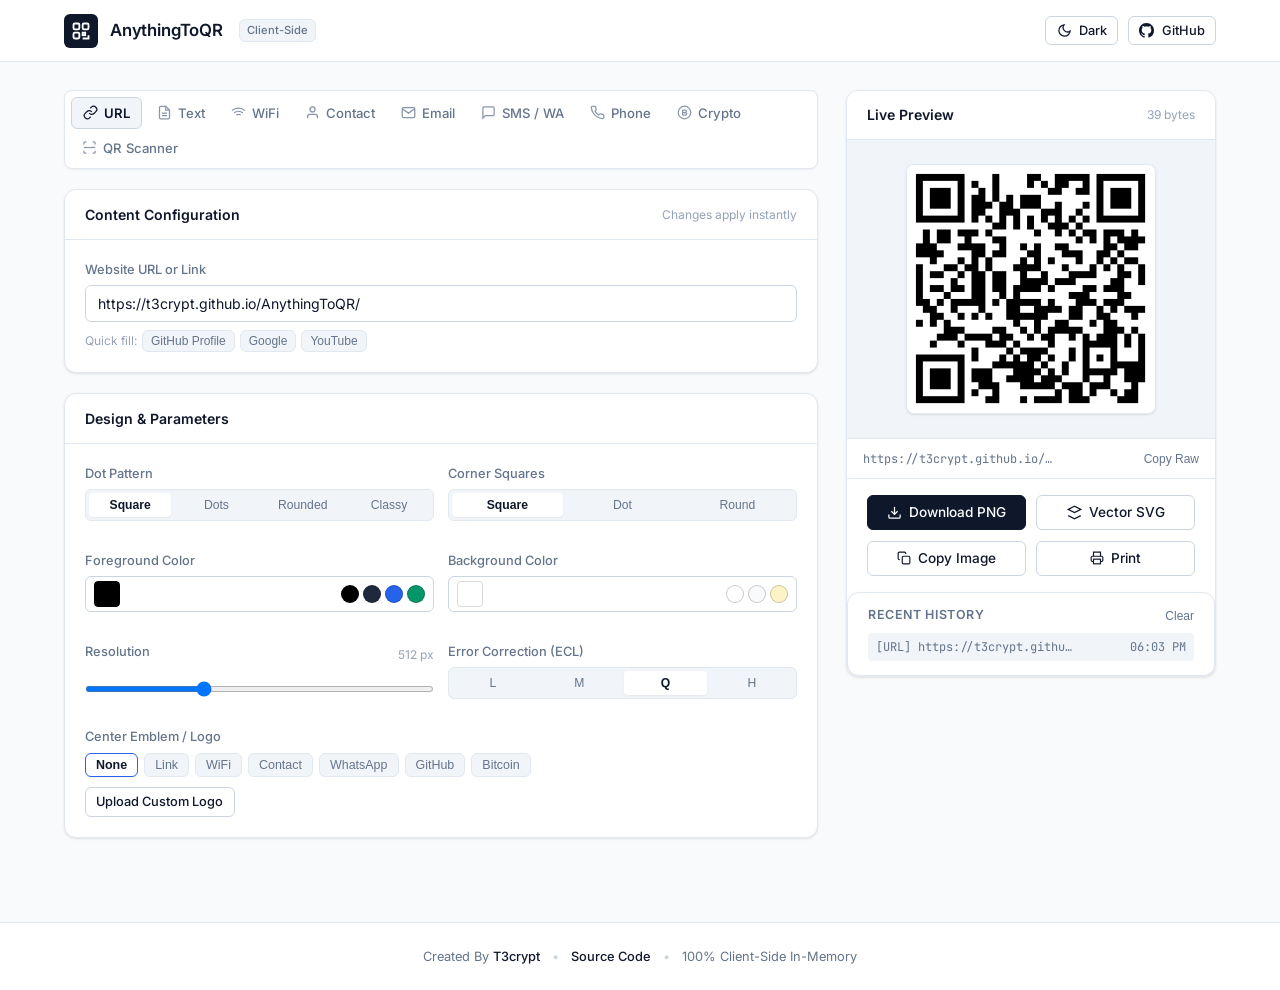
<file: index.html>
<!DOCTYPE html>
<html lang="en">
<head>
  <meta charset="UTF-8">
  <meta name="viewport" content="width=device-width, initial-scale=1.0">
  <title>AnythingToQR — Professional QR Code Generator & Scanner</title>
  <meta name="description" content="Clean, classic, client-side QR code generator and scanner. High-resolution PNG and vector SVG export.">
  <link rel="preconnect" href="https://fonts.googleapis.com">
  <link rel="preconnect" href="https://fonts.gstatic.com" crossorigin>
  <link href="https://fonts.googleapis.com/css2?family=Inter:wght@400;500;600;700&family=JetBrains+Mono:wght@400;500&display=swap" rel="stylesheet">
  <link rel="icon" type="image/svg+xml" href="data:image/svg+xml,<svg xmlns='http://www.w3.org/2000/svg' viewBox='0 0 24 24' fill='%230f172a'><rect width='24' height='24' rx='5' fill='%230f172a'/><rect x='4' y='4' width='6' height='6' fill='%23fff'/><rect x='14' y='4' width='6' height='6' fill='%23fff'/><rect x='4' y='14' width='6' height='6' fill='%23fff'/><rect x='14' y='14' width='4' height='4' fill='%23fff'/></svg>">
  <link rel="stylesheet" href="style.css?v=20261120_classic_v2">
  
  <style>
    /* Inlined Core Rules to ensure instant rendering without CDN cache delays */
    :root {
      --bg-page: #f8fafc;
      --bg-card: #ffffff;
      --bg-subtle: #f1f5f9;
      --bg-input: #ffffff;
      --bg-hover: #e2e8f0;
      --border-subtle: #e2e8f0;
      --border-input: #cbd5e1;
      --border-focus: #2563eb;
      --text-main: #0f172a;
      --text-muted: #64748b;
      --text-dim: #94a3b8;
      --accent-primary: #0f172a;
      --accent-primary-text: #ffffff;
      --accent-blue: #2563eb;
      --font-sans: -apple-system, BlinkMacSystemFont, "Inter", "Segoe UI", Roboto, "Helvetica Neue", Arial, sans-serif;
      --font-mono: "JetBrains Mono", ui-monospace, SFMono-Regular, Menlo, Monaco, Consolas, monospace;
      --radius-sm: 6px;
      --radius-md: 8px;
      --radius-lg: 12px;
      --shadow-sm: 0 1px 2px 0 rgba(0, 0, 0, 0.05);
      --shadow-card: 0 1px 3px 0 rgba(0, 0, 0, 0.08), 0 1px 2px -1px rgba(0, 0, 0, 0.08);
      --shadow-elevated: 0 10px 25px -5px rgba(0, 0, 0, 0.08), 0 8px 10px -6px rgba(0, 0, 0, 0.04);
    }

    [data-theme="dark"] {
      --bg-page: #09090b;
      --bg-card: #141416;
      --bg-subtle: #1c1c1f;
      --bg-input: #101012;
      --bg-hover: #26262b;
      --border-subtle: #27272a;
      --border-input: #333338;
      --border-focus: #3b82f6;
      --text-main: #f4f4f5;
      --text-muted: #a1a1aa;
      --text-dim: #71717a;
      --accent-primary: #f4f4f5;
      --accent-primary-text: #09090b;
      --accent-blue: #3b82f6;
      --shadow-sm: 0 1px 2px 0 rgba(0, 0, 0, 0.4);
      --shadow-card: 0 1px 3px 0 rgba(0, 0, 0, 0.3), 0 1px 2px -1px rgba(0, 0, 0, 0.3);
      --shadow-elevated: 0 12px 30px -4px rgba(0, 0, 0, 0.6);
    }

    *, *::before, *::after { box-sizing: border-box; margin: 0; padding: 0; }
    body {
      font-family: var(--font-sans);
      background-color: var(--bg-page);
      color: var(--text-main);
      line-height: 1.5;
      min-height: 100vh;
      -webkit-font-smoothing: antialiased;
      transition: background-color 0.2s ease, color 0.2s ease;
    }
    .font-mono { font-family: var(--font-mono) !important; }
    .drop-overlay {
      position: fixed; inset: 0; background-color: rgba(15, 23, 42, 0.7);
      backdrop-filter: blur(4px); z-index: 9999; display: none !important;
      align-items: center; justify-content: center; pointer-events: none;
    }
    .drop-overlay.active { display: flex !important; pointer-events: all !important; }
    .drop-box {
      background: var(--bg-card); border: 2px dashed var(--accent-blue);
      border-radius: var(--radius-lg); padding: 3rem 4rem; text-align: center;
      box-shadow: var(--shadow-elevated); color: var(--text-main); max-width: 90%;
    }
    .drop-box svg { color: var(--accent-blue); margin-bottom: 1rem; }
    .drop-box h3 { font-size: 1.25rem; font-weight: 600; margin-bottom: 0.35rem; }
    .drop-box p { font-size: 0.88rem; color: var(--text-muted); }
    .app-header {
      border-bottom: 1px solid var(--border-subtle); background: var(--bg-card);
      position: sticky; top: 0; z-index: 50; transition: background-color 0.2s ease, border-color 0.2s ease;
    }
    .header-inner {
      max-width: 1200px; margin: 0 auto; padding: 0.85rem 1.5rem;
      display: flex; justify-content: space-between; align-items: center;
    }
    .brand { display: flex; align-items: center; gap: 0.75rem; text-decoration: none; color: var(--text-main); }
    .brand-icon {
      width: 34px; height: 34px; border-radius: var(--radius-sm);
      background: var(--accent-primary); color: var(--accent-primary-text); display: grid; place-items: center;
    }
    .brand-title { font-size: 1.05rem; font-weight: 600; letter-spacing: -0.01em; }
    .brand-badge {
      font-size: 0.7rem; font-weight: 500; color: var(--text-muted);
      background: var(--bg-subtle); border: 1px solid var(--border-subtle);
      padding: 2px 7px; border-radius: var(--radius-sm); margin-left: 0.25rem;
    }
    .header-actions { display: flex; align-items: center; gap: 0.6rem; }
    .btn {
      display: inline-flex; align-items: center; justify-content: center; gap: 0.45rem;
      font-family: var(--font-sans); font-size: 0.85rem; font-weight: 500;
      padding: 0.5rem 0.9rem; border-radius: var(--radius-sm); border: 1px solid transparent;
      cursor: pointer; transition: all 0.15s ease; text-decoration: none; white-space: nowrap; line-height: 1.25;
    }
    .btn-sm { padding: 0.35rem 0.65rem; font-size: 0.8rem; }
    .btn-primary { background: var(--accent-primary); color: var(--accent-primary-text); border-color: var(--accent-primary); }
    .btn-primary:hover { opacity: 0.9; }
    .btn-secondary { background: var(--bg-card); color: var(--text-main); border-color: var(--border-input); }
    .btn-secondary:hover { background: var(--bg-hover); }
    .flex-1 { flex: 1; }
    .main-grid {
      max-width: 1200px; margin: 1.75rem auto 4rem; padding: 0 1.5rem;
      display: grid; grid-template-columns: 1fr 370px; gap: 1.75rem; align-items: start;
    }
    @media (max-width: 980px) { .main-grid { grid-template-columns: 1fr; } }
    .card {
      background: var(--bg-card); border: 1px solid var(--border-subtle);
      border-radius: var(--radius-lg); box-shadow: var(--shadow-card);
      margin-bottom: 1.25rem; overflow: hidden; transition: background-color 0.2s ease, border-color 0.2s ease;
    }
    .card-header {
      padding: 0.85rem 1.25rem; border-bottom: 1px solid var(--border-subtle);
      display: flex; justify-content: space-between; align-items: center;
    }
    .card-title { font-size: 0.88rem; font-weight: 600; color: var(--text-main); }
    .card-body { padding: 1.25rem; }
    .tabs-wrap {
      padding: 0.35rem; background: var(--bg-card); border-radius: var(--radius-md);
      border: 1px solid var(--border-subtle); margin-bottom: 1.25rem; box-shadow: var(--shadow-sm);
    }
    .tabs-nav { display: flex; flex-wrap: wrap; gap: 4px; }
    .tab-btn {
      background: transparent; border: none; border-radius: var(--radius-sm);
      padding: 7px 11px; font-family: var(--font-sans); font-size: 0.82rem;
      font-weight: 500; color: var(--text-muted); cursor: pointer;
      display: inline-flex; align-items: center; gap: 6px; transition: all 0.15s ease;
    }
    .tab-btn:hover { background: var(--bg-subtle); color: var(--text-main); }
    .tab-btn.active {
      background: var(--bg-subtle); color: var(--text-main);
      border: 1px solid var(--border-input); font-weight: 600;
    }
    .tab-pane { display: none; }
    .tab-pane.active { display: block; }
    .field-group { margin-bottom: 1rem; }
    .field-label { display: block; font-size: 0.8rem; font-weight: 500; color: var(--text-muted); margin-bottom: 0.4rem; }
    .label-split { display: flex; justify-content: space-between; align-items: center; margin-bottom: 0.4rem; }
    .field-hint { font-size: 0.75rem; color: var(--text-dim); }
    .text-input, .text-area, .select-input {
      width: 100%; background: var(--bg-input); border: 1px solid var(--border-input);
      border-radius: var(--radius-sm); padding: 9px 12px; font-family: var(--font-sans);
      font-size: 0.88rem; color: var(--text-main); outline: none; transition: border-color 0.15s, box-shadow 0.15s;
    }
    .text-input:focus, .text-area:focus, .select-input:focus {
      border-color: var(--border-focus); box-shadow: 0 0 0 3px rgba(37, 99, 235, 0.12);
    }
    .text-area { resize: vertical; min-height: 90px; }
    .quick-chips { display: flex; align-items: center; gap: 5px; margin-top: 8px; flex-wrap: wrap; }
    .chip-btn {
      background: var(--bg-subtle); border: 1px solid var(--border-subtle); border-radius: var(--radius-sm);
      padding: 3px 8px; font-size: 0.75rem; color: var(--text-muted); cursor: pointer; transition: all 0.12s;
    }
    .chip-btn:hover { background: var(--bg-hover); color: var(--text-main); border-color: var(--border-input); }
    .grid-2col { display: grid; grid-template-columns: 1fr 1fr; gap: 0.85rem; margin-bottom: 0.85rem; }
    @media (max-width: 600px) { .grid-2col { grid-template-columns: 1fr; } }
    .input-with-action { position: relative; display: flex; }
    .input-with-action .text-input { padding-right: 65px; }
    .inner-action-btn {
      position: absolute; right: 4px; top: 4px; bottom: 4px;
      background: var(--bg-subtle); border: 1px solid var(--border-subtle); border-radius: 4px;
      padding: 0 8px; font-size: 0.75rem; color: var(--text-muted); cursor: pointer;
    }
    .inner-action-btn:hover { color: var(--text-main); background: var(--bg-hover); }
    .checkbox-item { display: inline-flex; align-items: center; gap: 7px; font-size: 0.8rem; color: var(--text-muted); cursor: pointer; user-select: none; margin-top: 4px; }
    .seg-switch { display: flex; background: var(--bg-subtle); border: 1px solid var(--border-subtle); border-radius: var(--radius-sm); padding: 2px; }
    .seg-item { background: transparent; border: none; border-radius: 4px; padding: 4px 10px; font-size: 0.78rem; color: var(--text-muted); cursor: pointer; transition: all 0.12s; }
    .seg-item.active { background: var(--bg-card); color: var(--text-main); font-weight: 600; box-shadow: var(--shadow-sm); }
    .scanner-controls { display: flex; align-items: center; gap: 0.65rem; margin-bottom: 0.85rem; flex-wrap: wrap; }
    .scanner-tip { font-size: 0.78rem; color: var(--text-dim); }
    kbd { background: var(--bg-subtle); border: 1px solid var(--border-input); border-radius: 3px; padding: 1px 5px; font-family: var(--font-mono); font-size: 0.72rem; color: var(--text-muted); }
    .scanner-display { background: var(--bg-subtle); border: 1px dashed var(--border-input); border-radius: var(--radius-md); min-height: 220px; display: grid; place-items: center; overflow: hidden; }
    .scanner-empty-state { text-align: center; padding: 1.5rem; color: var(--text-muted); font-size: 0.85rem; }
    .scanner-result-panel { margin-top: 0.85rem; background: var(--bg-subtle); border: 1px solid var(--border-subtle); border-radius: var(--radius-md); padding: 0.85rem; }
    .result-bar { display: flex; justify-content: space-between; align-items: center; margin-bottom: 6px; }
    .result-text { background: var(--bg-card); border: 1px solid var(--border-input); border-radius: var(--radius-sm); padding: 8px 10px; font-size: 0.82rem; word-break: break-all; max-height: 100px; overflow-y: auto; margin-bottom: 8px; }
    .result-footer { display: flex; gap: 6px; flex-wrap: wrap; }
    .pill-group { display: flex; gap: 4px; background: var(--bg-subtle); padding: 3px; border-radius: var(--radius-sm); border: 1px solid var(--border-subtle); }
    .pill-btn { flex: 1; background: transparent; border: none; border-radius: 4px; padding: 5px 8px; font-size: 0.76rem; color: var(--text-muted); cursor: pointer; text-align: center; transition: all 0.12s; }
    .pill-btn:hover { color: var(--text-main); }
    .pill-btn.active { background: var(--bg-card); color: var(--text-main); font-weight: 600; box-shadow: var(--shadow-sm); }
    .color-picker-row { display: flex; align-items: center; gap: 0.6rem; background: var(--bg-input); border: 1px solid var(--border-input); border-radius: var(--radius-sm); padding: 4px 8px; }
    .color-input { -webkit-appearance: none; -moz-appearance: none; appearance: none; border: none; width: 26px; height: 26px; border-radius: 4px; cursor: pointer; background: transparent; }
    .color-input::-webkit-color-swatch-wrapper { padding: 0; }
    .color-input::-webkit-color-swatch { border: 1px solid rgba(0, 0, 0, 0.15); border-radius: 4px; }
    .color-swatches { display: flex; gap: 4px; margin-left: auto; }
    .color-swatch { width: 18px; height: 18px; border-radius: 50%; border: 1px solid rgba(0, 0, 0, 0.2); cursor: pointer; padding: 0; transition: transform 0.1s; }
    .color-swatch:hover { transform: scale(1.15); }
    .range-slider { width: 100%; height: 6px; background: var(--border-subtle); border-radius: 3px; outline: none; cursor: pointer; }
    .logo-picker-grid { display: flex; gap: 6px; flex-wrap: wrap; margin-bottom: 0.65rem; }
    .logo-chip { background: var(--bg-subtle); border: 1px solid var(--border-subtle); border-radius: var(--radius-sm); padding: 4px 10px; font-size: 0.78rem; color: var(--text-muted); cursor: pointer; display: inline-flex; align-items: center; gap: 5px; transition: all 0.12s; }
    .logo-chip:hover { background: var(--bg-hover); color: var(--text-main); border-color: var(--border-input); }
    .logo-chip.active { background: var(--bg-card); color: var(--text-main); border-color: var(--border-focus); font-weight: 600; box-shadow: var(--shadow-sm); }
    .custom-logo-wrap { display: flex; align-items: center; gap: 0.65rem; margin-top: 0.5rem; }
    .file-name-text { font-size: 0.75rem; color: var(--text-muted); max-width: 160px; overflow: hidden; text-overflow: ellipsis; white-space: nowrap; }
    .text-danger-link { background: transparent; border: none; color: #ef4444; font-size: 0.75rem; cursor: pointer; }
    .text-danger-link:hover { text-decoration: underline; }
    .preview-col { position: sticky; top: 4.5rem; }
    .preview-display { display: flex; justify-content: center; align-items: center; padding: 1.5rem; background: var(--bg-subtle); border-bottom: 1px solid var(--border-subtle); }
    .qr-render-box { width: 250px; height: 250px; background: #ffffff; border-radius: var(--radius-md); box-shadow: var(--shadow-card); display: flex; align-items: center; justify-content: center; border: 1px solid var(--border-subtle); overflow: hidden; }
    .qr-render-box canvas { width: 100% !important; height: 100% !important; display: block; }
    .payload-strip { padding: 0.65rem 1rem; border-bottom: 1px solid var(--border-subtle); display: flex; justify-content: space-between; align-items: center; gap: 0.5rem; background: var(--bg-card); }
    .payload-snippet { font-size: 0.75rem; color: var(--text-muted); max-width: 190px; overflow: hidden; text-overflow: ellipsis; white-space: nowrap; }
    .actions-section { padding: 1rem 1.25rem; display: flex; flex-direction: column; gap: 0.65rem; }
    .btn-row { display: flex; gap: 0.65rem; }
    .history-card-wrap { background: var(--bg-card); border: 1px solid var(--border-subtle); border-radius: var(--radius-lg); padding: 0.85rem 1.25rem; box-shadow: var(--shadow-card); }
    .history-header-bar { display: flex; justify-content: space-between; align-items: center; margin-bottom: 0.5rem; }
    .sub-caption { font-size: 0.78rem; font-weight: 600; color: var(--text-muted); text-transform: uppercase; letter-spacing: 0.05em; }
    .text-link-btn { background: transparent; border: none; font-size: 0.75rem; color: var(--text-muted); cursor: pointer; }
    .text-link-btn:hover { color: var(--text-main); text-decoration: underline; }
    .history-feed { display: flex; flex-direction: column; gap: 4px; max-height: 160px; overflow-y: auto; }
    .history-item { display: flex; justify-content: space-between; align-items: center; padding: 5px 8px; border-radius: 4px; background: var(--bg-subtle); font-size: 0.75rem; color: var(--text-muted); cursor: pointer; transition: all 0.12s; }
    .history-item:hover { background: var(--bg-hover); color: var(--text-main); }
    .history-item-text { max-width: 200px; overflow: hidden; text-overflow: ellipsis; white-space: nowrap; }
    .empty-history-note { font-size: 0.75rem; color: var(--text-dim); text-align: center; padding: 0.5rem 0; }
    .app-footer { border-top: 1px solid var(--border-subtle); background: var(--bg-card); padding: 1.5rem 0; font-size: 0.8rem; color: var(--text-muted); text-align: center; transition: background-color 0.2s ease, border-color 0.2s ease; }
    .footer-inner { max-width: 1200px; margin: 0 auto; padding: 0 1.5rem; display: flex; justify-content: center; align-items: center; gap: 0.75rem; flex-wrap: wrap; }
    .footer-inner a { color: var(--text-main); text-decoration: none; font-weight: 500; }
    .footer-inner a:hover { text-decoration: underline; }
    .footer-sep { color: var(--border-input); }
    .toast-pill {
      position: fixed; bottom: 1.5rem; right: 1.5rem; background: var(--accent-primary);
      color: var(--accent-primary-text); border-radius: var(--radius-sm); padding: 8px 14px;
      font-size: 0.82rem; font-weight: 500; box-shadow: var(--shadow-elevated); transform: translateY(140%);
      opacity: 0; transition: all 0.2s cubic-bezier(0.16, 1, 0.3, 1); z-index: 99999; pointer-events: none;
    }
    .toast-pill.show { transform: translateY(0); opacity: 1; }
    .toast-pill.toast-error { background: #ef4444; color: #ffffff; }
    .hidden { display: none !important; }
  </style>
</head>
<body>

  <!-- Drag and Drop Overlay -->
  <div id="drop-overlay" class="drop-overlay">
    <div class="drop-box">
      <svg width="40" height="40" viewBox="0 0 24 24" fill="none" stroke="currentColor" stroke-width="2">
        <path d="M21 15v4a2 2 0 0 1-2 2H5a2 2 0 0 1-2-2v-4"></path>
        <polyline points="17 8 12 3 7 8"></polyline>
        <line x1="12" y1="3" x2="12" y2="15"></line>
      </svg>
      <h3>Drop QR image to decode</h3>
      <p>Supports instant decoding from any dropped image or screenshot</p>
    </div>
  </div>

  <!-- Header -->
  <header class="app-header">
    <div class="header-inner">
      <div class="brand">
        <div class="brand-icon">
          <svg width="20" height="20" viewBox="0 0 24 24" fill="none" stroke="currentColor" stroke-width="2.2">
            <rect x="3" y="3" width="7" height="7" rx="1.5"></rect>
            <rect x="14" y="3" width="7" height="7" rx="1.5"></rect>
            <rect x="3" y="14" width="7" height="7" rx="1.5"></rect>
            <rect x="14" y="14" width="3" height="3"></rect>
            <path d="M14 21h7v-4"></path>
            <path d="M21 14v.01"></path>
          </svg>
        </div>
        <span class="brand-title">AnythingToQR</span>
        <span class="brand-badge">Client-Side</span>
      </div>

      <div class="header-actions">
        <button id="btn-theme-toggle" class="btn btn-secondary btn-sm" type="button" title="Toggle Theme">
          <svg width="15" height="15" viewBox="0 0 24 24" fill="none" stroke="currentColor" stroke-width="2">
            <path d="M21 12.79A9 9 0 1 1 11.21 3 7 7 0 0 0 21 12.79z"></path>
          </svg>
          <span>Dark</span>
        </button>
        <a href="https://github.com/T3Crypt/AnythingToQR" target="_blank" rel="noopener" class="btn btn-secondary btn-sm">
          <svg width="15" height="15" viewBox="0 0 24 24" fill="currentColor">
            <path d="M12 0C5.37 0 0 5.37 0 12c0 5.31 3.435 9.795 8.205 11.385.6.105.825-.255.825-.57 0-.285-.015-1.23-.015-2.235-3.015.555-3.795-.735-4.035-1.41-.135-.345-.72-1.41-1.23-1.695-.42-.225-1.02-.78-.015-.795.945-.015 1.62.87 1.845 1.23 1.08 1.815 2.805 1.305 3.495.99.105-.78.42-1.305.765-1.605-2.67-.3-5.46-1.335-5.46-5.925 0-1.305.465-2.385 1.23-3.225-.12-.3-.54-1.53.12-3.18 0 0 1.005-.315 3.3 1.23.96-.27 1.98-.405 3-.405s2.04.135 3 .405c2.295-1.56 3.3-1.23 3.3-1.23.66 1.65.24 2.88.12 3.18.765.84 1.23 1.905 1.23 3.225 0 4.605-2.805 5.625-5.475 5.925.435.375.81 1.095.81 2.22 0 1.605-.015 2.895-.015 3.3 0 .315.225.69.825.57A12.02 12.02 0 0024 12c0-6.63-5.37-12-12-12z"/>
          </svg>
          <span>GitHub</span>
        </a>
      </div>
    </div>
  </header>

  <!-- Workspace Grid -->
  <main class="main-grid">

    <!-- Left Controls -->
    <section class="controls-col">

      <!-- Navigation Tabs -->
      <div class="tabs-wrap">
        <nav class="tabs-nav" role="tablist">
          <button class="tab-btn active" data-mode="url" role="tab" aria-selected="true">
            <svg width="15" height="15" viewBox="0 0 24 24" fill="none" stroke="currentColor" stroke-width="2">
              <path d="M10 13a5 5 0 0 0 7.54.54l3-3a5 5 0 0 0-7.07-7.07l-1.72 1.71"></path>
              <path d="M14 11a5 5 0 0 0-7.54-.54l-3 3a5 5 0 0 0 7.07 7.07l1.71-1.71"></path>
            </svg>
            <span>URL</span>
          </button>
          <button class="tab-btn" data-mode="text" role="tab" aria-selected="false">
            <svg width="15" height="15" viewBox="0 0 24 24" fill="none" stroke="currentColor" stroke-width="2">
              <path d="M14 2H6a2 2 0 0 0-2 2v16a2 2 0 0 0 2 2h12a2 2 0 0 0 2-2V8z"></path>
              <polyline points="14 2 14 8 20 8"></polyline>
              <line x1="16" y1="13" x2="8" y2="13"></line>
              <line x1="16" y1="17" x2="8" y2="17"></line>
            </svg>
            <span>Text</span>
          </button>
          <button class="tab-btn" data-mode="wifi" role="tab" aria-selected="false">
            <svg width="15" height="15" viewBox="0 0 24 24" fill="none" stroke="currentColor" stroke-width="2">
              <path d="M5 12.55a11 11 0 0 1 14.08 0"></path>
              <path d="M1.42 9a16 16 0 0 1 21.16 0"></path>
              <path d="M8.53 16.11a6 6 0 0 1 6.95 0"></path>
              <line x1="12" y1="20" x2="12.01" y2="20"></line>
            </svg>
            <span>WiFi</span>
          </button>
          <button class="tab-btn" data-mode="vcard" role="tab" aria-selected="false">
            <svg width="15" height="15" viewBox="0 0 24 24" fill="none" stroke="currentColor" stroke-width="2">
              <path d="M20 21v-2a4 4 0 0 0-4-4H8a4 4 0 0 0-4 4v2"></path>
              <circle cx="12" cy="7" r="4"></circle>
            </svg>
            <span>Contact</span>
          </button>
          <button class="tab-btn" data-mode="email" role="tab" aria-selected="false">
            <svg width="15" height="15" viewBox="0 0 24 24" fill="none" stroke="currentColor" stroke-width="2">
              <path d="M4 4h16c1.1 0 2 .9 2 2v12c0 1.1-.9 2-2 2H4c-1.1 0-2-.9-2-2V6c0-1.1.9-2 2-2z"></path>
              <polyline points="22,6 12,13 2,6"></polyline>
            </svg>
            <span>Email</span>
          </button>
          <button class="tab-btn" data-mode="sms" role="tab" aria-selected="false">
            <svg width="15" height="15" viewBox="0 0 24 24" fill="none" stroke="currentColor" stroke-width="2">
              <path d="M21 15a2 2 0 0 1-2 2H7l-4 4V5a2 2 0 0 1 2-2h14a2 2 0 0 1 2 2z"></path>
            </svg>
            <span>SMS / WA</span>
          </button>
          <button class="tab-btn" data-mode="phone" role="tab" aria-selected="false">
            <svg width="15" height="15" viewBox="0 0 24 24" fill="none" stroke="currentColor" stroke-width="2">
              <path d="M22 16.92v3a2 2 0 0 1-2.18 2 19.79 19.79 0 0 1-8.63-3.07 19.5 19.5 0 0 1-6-6 19.79 19.79 0 0 1-3.07-8.67A2 2 0 0 1 4.11 2h3a2 2 0 0 1 2 1.72 12.84 12.84 0 0 0 .7 2.81 2 2 0 0 1-.45 2.11L8.09 9.91a16 16 0 0 0 6 6l1.27-1.27a2 2 0 0 1 2.11-.45 12.84 12.84 0 0 0 2.81.7A2 2 0 0 1 22 16.92z"></path>
            </svg>
            <span>Phone</span>
          </button>
          <button class="tab-btn" data-mode="crypto" role="tab" aria-selected="false">
            <svg width="15" height="15" viewBox="0 0 24 24" fill="none" stroke="currentColor" stroke-width="2">
              <circle cx="12" cy="12" r="10"></circle>
              <path d="M9 8h4a2 2 0 0 1 0 4H9m0 0h4.5a2 2 0 0 1 0 4H9m0-8v8"></path>
            </svg>
            <span>Crypto</span>
          </button>
          <button class="tab-btn" data-mode="scanner" role="tab" aria-selected="false">
            <svg width="15" height="15" viewBox="0 0 24 24" fill="none" stroke="currentColor" stroke-width="2">
              <path d="M3 7V5a2 2 0 0 1 2-2h2"></path>
              <path d="M17 3h2a2 2 0 0 1 2 2v2"></path>
              <path d="M21 17v2a2 2 0 0 1-2 2h-2"></path>
              <path d="M7 21H5a2 2 0 0 1-2-2v-2"></path>
              <line x1="3" y1="12" x2="21" y2="12"></line>
            </svg>
            <span>QR Scanner</span>
          </button>
        </nav>
      </div>

      <!-- Main Form Container -->
      <div class="card form-card">
        <div class="card-header">
          <span class="card-title">Content Configuration</span>
          <span class="field-hint">Changes apply instantly</span>
        </div>
        <div class="card-body">

          <!-- 1. URL Pane -->
          <div class="tab-pane active" id="pane-url">
            <div class="field-group">
              <label class="field-label" for="input-url">Website URL or Link</label>
              <input type="url" id="input-url" class="text-input" placeholder="https://example.com" value="https://t3crypt.github.io/AnythingToQR/">
              <div class="quick-chips">
                <span class="field-hint">Quick fill:</span>
                <button type="button" class="chip-btn" data-fill="https://github.com/T3Crypt">GitHub Profile</button>
                <button type="button" class="chip-btn" data-fill="https://google.com">Google</button>
                <button type="button" class="chip-btn" data-fill="https://youtube.com">YouTube</button>
              </div>
            </div>
          </div>

          <!-- 2. Plain Text Pane -->
          <div class="tab-pane" id="pane-text">
            <div class="field-group">
              <div class="label-split">
                <label class="field-label" for="input-text">Plain Text or Raw Data</label>
                <span class="field-hint" id="text-counter">0 characters</span>
              </div>
              <textarea id="input-text" class="text-area" placeholder="Enter any text, code, message, or notes..."></textarea>
            </div>
          </div>

          <!-- 3. WiFi Pane -->
          <div class="tab-pane" id="pane-wifi">
            <div class="field-group">
              <label class="field-label" for="wifi-ssid">Network Name (SSID)</label>
              <input type="text" id="wifi-ssid" class="text-input" placeholder="e.g. Studio_5G">
            </div>
            <div class="grid-2col">
              <div class="field-group">
                <label class="field-label" for="wifi-enc">Encryption</label>
                <select id="wifi-enc" class="select-input">
                  <option value="WPA">WPA / WPA2 / WPA3</option>
                  <option value="WEP">WEP</option>
                  <option value="nopass">None (Open)</option>
                </select>
              </div>
              <div class="field-group">
                <label class="field-label" for="wifi-pass">Password</label>
                <div class="input-with-action">
                  <input type="password" id="wifi-pass" class="text-input" placeholder="Password">
                  <button type="button" class="inner-action-btn" id="btn-toggle-wifi-pass">Show</button>
                </div>
              </div>
            </div>
            <label class="checkbox-item">
              <input type="checkbox" id="wifi-hidden">
              <span>Hidden Network SSID</span>
            </label>
          </div>

          <!-- 4. Contact (vCard) Pane -->
          <div class="tab-pane" id="pane-vcard">
            <div class="grid-2col">
              <div class="field-group">
                <label class="field-label" for="vcard-fn">First Name</label>
                <input type="text" id="vcard-fn" class="text-input" placeholder="First Name">
              </div>
              <div class="field-group">
                <label class="field-label" for="vcard-ln">Last Name</label>
                <input type="text" id="vcard-ln" class="text-input" placeholder="Last Name">
              </div>
            </div>
            <div class="grid-2col">
              <div class="field-group">
                <label class="field-label" for="vcard-phone">Mobile Phone</label>
                <input type="tel" id="vcard-phone" class="text-input" placeholder="+1234567890">
              </div>
              <div class="field-group">
                <label class="field-label" for="vcard-email">Email Address</label>
                <input type="email" id="vcard-email" class="text-input" placeholder="name@domain.com">
              </div>
            </div>
            <div class="grid-2col">
              <div class="field-group">
                <label class="field-label" for="vcard-org">Organization / Company</label>
                <input type="text" id="vcard-org" class="text-input" placeholder="Company Name">
              </div>
              <div class="field-group">
                <label class="field-label" for="vcard-title">Job Title</label>
                <input type="text" id="vcard-title" class="text-input" placeholder="Lead Engineer">
              </div>
            </div>
            <div class="field-group">
              <label class="field-label" for="vcard-url">Website URL</label>
              <input type="url" id="vcard-url" class="text-input" placeholder="https://domain.com">
            </div>
          </div>

          <!-- 5. Email Pane -->
          <div class="tab-pane" id="pane-email">
            <div class="field-group">
              <label class="field-label" for="email-to">Recipient Email</label>
              <input type="email" id="email-to" class="text-input" placeholder="recipient@domain.com">
            </div>
            <div class="field-group">
              <label class="field-label" for="email-subject">Subject</label>
              <input type="text" id="email-subject" class="text-input" placeholder="Subject line">
            </div>
            <div class="field-group">
              <label class="field-label" for="email-body">Message Body</label>
              <textarea id="email-body" class="text-area" placeholder="Write your message..."></textarea>
            </div>
          </div>

          <!-- 6. SMS / WhatsApp Pane -->
          <div class="tab-pane" id="pane-sms">
            <div class="label-split">
              <label class="field-label" for="sms-phone">Target Number</label>
              <div class="seg-switch">
                <button type="button" class="seg-item active" id="btn-mode-sms">SMS</button>
                <button type="button" class="seg-item" id="btn-mode-wa">WhatsApp</button>
              </div>
            </div>
            <div class="field-group">
              <input type="tel" id="sms-phone" class="text-input" placeholder="+1234567890">
            </div>
            <div class="field-group">
              <label class="field-label" for="sms-msg">Pre-filled Message</label>
              <textarea id="sms-msg" class="text-area" placeholder="Enter message text..."></textarea>
            </div>
          </div>

          <!-- 7. Phone Call Pane -->
          <div class="tab-pane" id="pane-phone">
            <div class="field-group">
              <label class="field-label" for="input-tel">Phone Number</label>
              <input type="tel" id="input-tel" class="text-input" placeholder="+1234567890">
            </div>
          </div>

          <!-- 8. Crypto Pane -->
          <div class="tab-pane" id="pane-crypto">
            <div class="grid-2col">
              <div class="field-group">
                <label class="field-label" for="crypto-coin">Cryptocurrency</label>
                <select id="crypto-coin" class="select-input">
                  <option value="bitcoin">Bitcoin (BTC)</option>
                  <option value="ethereum">Ethereum (ETH)</option>
                  <option value="solana">Solana (SOL)</option>
                  <option value="usdt">Tether (USDT)</option>
                </select>
              </div>
              <div class="field-group">
                <label class="field-label" for="crypto-amount">Amount (Optional)</label>
                <input type="text" id="crypto-amount" class="text-input" placeholder="0.05">
              </div>
            </div>
            <div class="field-group">
              <label class="field-label" for="crypto-address">Receiving Wallet Address</label>
              <input type="text" id="crypto-address" class="text-input font-mono" placeholder="Paste wallet address...">
            </div>
          </div>

          <!-- 9. QR Scanner Pane -->
          <div class="tab-pane" id="pane-scanner">
            <div class="scanner-controls">
              <button type="button" class="btn btn-secondary btn-sm" id="btn-toggle-cam">
                <svg width="15" height="15" viewBox="0 0 24 24" fill="none" stroke="currentColor" stroke-width="2">
                  <path d="M23 19a2 2 0 0 1-2 2H3a2 2 0 0 1-2-2V8a2 2 0 0 1 2-2h4l2-3h6l2 3h4a2 2 0 0 1 2 2z"></path>
                  <circle cx="12" cy="13" r="4"></circle>
                </svg>
                <span>Start Camera</span>
              </button>
              <label class="btn btn-secondary btn-sm">
                <svg width="15" height="15" viewBox="0 0 24 24" fill="none" stroke="currentColor" stroke-width="2">
                  <path d="M21 15v4a2 2 0 0 1-2 2H5a2 2 0 0 1-2-2v-4"></path>
                  <polyline points="17 8 12 3 7 8"></polyline>
                  <line x1="12" y1="3" x2="12" y2="15"></line>
                </svg>
                <span>Upload Image</span>
                <input type="file" id="scanner-file-input" accept="image/*" class="hidden">
              </label>
              <span class="scanner-tip">Paste with <kbd>Ctrl</kbd> + <kbd>V</kbd> or Drag & Drop</span>
            </div>

            <div id="reader-container" class="scanner-display">
              <div class="scanner-empty-state">
                <p>Camera feed or decoded image preview</p>
              </div>
            </div>

            <div id="scanner-result-box" class="scanner-result-panel hidden">
              <div class="result-bar">
                <span class="field-label" style="margin-bottom:0;">Decoded Payload</span>
                <a id="link-open-scanned" href="#" target="_blank" rel="noopener" class="text-link-btn hidden">Open Link ↗</a>
              </div>
              <div class="result-text font-mono" id="scanned-payload-text"></div>
              <div class="result-footer">
                <button type="button" class="btn btn-secondary btn-sm" id="btn-copy-scanned">Copy Payload</button>
                <button type="button" class="btn btn-primary btn-sm" id="btn-send-to-generator">Load into Generator</button>
              </div>
            </div>
          </div>

        </div>
      </div>

      <!-- Styling & Customization Card -->
      <div class="card customize-card">
        <div class="card-header">
          <span class="card-title">Design & Parameters</span>
        </div>
        <div class="card-body">

          <!-- Pattern & Corners -->
          <div class="grid-2col">
            <div class="field-group">
              <label class="field-label">Dot Pattern</label>
              <div class="pill-group" id="dots-style-group">
                <button type="button" class="pill-btn active" data-style="square">Square</button>
                <button type="button" class="pill-btn" data-style="dots">Dots</button>
                <button type="button" class="pill-btn" data-style="rounded">Rounded</button>
                <button type="button" class="pill-btn" data-style="classy">Classy</button>
              </div>
            </div>
            <div class="field-group">
              <label class="field-label">Corner Squares</label>
              <div class="pill-group" id="corners-style-group">
                <button type="button" class="pill-btn active" data-corner="square">Square</button>
                <button type="button" class="pill-btn" data-corner="dot">Dot</button>
                <button type="button" class="pill-btn" data-corner="extra-rounded">Round</button>
              </div>
            </div>
          </div>

          <!-- Color Customization -->
          <div class="grid-2col">
            <div class="field-group">
              <label class="field-label" for="qr-color-fg">Foreground Color</label>
              <div class="color-picker-row">
                <input type="color" id="qr-color-fg" class="color-input" value="#000000">
                <div class="color-swatches">
                  <button type="button" class="color-swatch" style="background:#000000;" data-target="fg" data-color="#000000" title="Black"></button>
                  <button type="button" class="color-swatch" style="background:#1e293b;" data-target="fg" data-color="#1e293b" title="Slate"></button>
                  <button type="button" class="color-swatch" style="background:#2563eb;" data-target="fg" data-color="#2563eb" title="Blue"></button>
                  <button type="button" class="color-swatch" style="background:#059669;" data-target="fg" data-color="#059669" title="Emerald"></button>
                </div>
              </div>
            </div>
            <div class="field-group">
              <label class="field-label" for="qr-color-bg">Background Color</label>
              <div class="color-picker-row">
                <input type="color" id="qr-color-bg" class="color-input" value="#ffffff">
                <div class="color-swatches">
                  <button type="button" class="color-swatch" style="background:#ffffff;" data-target="bg" data-color="#ffffff" title="White"></button>
                  <button type="button" class="color-swatch" style="background:#f8fafc;" data-target="bg" data-color="#f8fafc" title="Off-White"></button>
                  <button type="button" class="color-swatch" style="background:#fef3c7;" data-target="bg" data-color="#fef3c7" title="Warm"></button>
                </div>
              </div>
            </div>
          </div>

          <!-- Export Size & ECL -->
          <div class="grid-2col">
            <div class="field-group">
              <div class="label-split">
                <label class="field-label" for="qr-size-range">Resolution</label>
                <span class="field-hint" id="size-val-display">512 px</span>
              </div>
              <input type="range" id="qr-size-range" class="range-slider" min="256" max="1024" step="64" value="512">
            </div>
            <div class="field-group">
              <label class="field-label">Error Correction (ECL)</label>
              <div class="pill-group" id="ecl-group">
                <button type="button" class="pill-btn" data-ecl="L" title="Low 7%">L</button>
                <button type="button" class="pill-btn" data-ecl="M" title="Medium 15%">M</button>
                <button type="button" class="pill-btn active" data-ecl="Q" title="Quartile 25%">Q</button>
                <button type="button" class="pill-btn" data-ecl="H" title="High 30%">H</button>
              </div>
            </div>
          </div>

          <!-- Center Logo -->
          <div class="field-group" style="margin-bottom:0;">
            <label class="field-label">Center Emblem / Logo</label>
            <div class="logo-picker-grid">
              <button type="button" class="logo-chip active" data-logo="none">None</button>
              <button type="button" class="logo-chip" data-logo="link">Link</button>
              <button type="button" class="logo-chip" data-logo="wifi">WiFi</button>
              <button type="button" class="logo-chip" data-logo="contact">Contact</button>
              <button type="button" class="logo-chip" data-logo="wa">WhatsApp</button>
              <button type="button" class="logo-chip" data-logo="github">GitHub</button>
              <button type="button" class="logo-chip" data-logo="btc">Bitcoin</button>
            </div>
            <div class="custom-logo-wrap">
              <label class="btn btn-secondary btn-sm">
                <span>Upload Custom Logo</span>
                <input type="file" id="logo-file-input" accept="image/*" class="hidden">
              </label>
              <span id="custom-logo-name" class="file-name-text hidden"></span>
              <button type="button" id="btn-remove-logo" class="text-danger-link hidden">Remove</button>
            </div>
          </div>

        </div>
      </div>

    </section>

    <!-- Right Live Preview & Actions -->
    <section class="preview-col">

      <div class="card preview-card-wrap">
        <div class="card-header">
          <span class="card-title">Live Preview</span>
          <span class="field-hint" id="qr-byte-length">0 bytes</span>
        </div>

        <div class="preview-display">
          <div class="qr-render-box" id="qr-container"></div>
        </div>

        <div class="payload-strip">
          <span class="payload-snippet font-mono" id="payload-display-snippet"></span>
          <button type="button" class="text-link-btn" id="btn-copy-payload">Copy Raw</button>
        </div>

        <div class="actions-section">
          <div class="btn-row">
            <button type="button" class="btn btn-primary flex-1" id="btn-download-png">
              <svg width="15" height="15" viewBox="0 0 24 24" fill="none" stroke="currentColor" stroke-width="2">
                <path d="M21 15v4a2 2 0 0 1-2 2H5a2 2 0 0 1-2-2v-4"></path>
                <polyline points="7 10 12 15 17 10"></polyline>
                <line x1="12" y1="15" x2="12" y2="3"></line>
              </svg>
              <span>Download PNG</span>
            </button>
            <button type="button" class="btn btn-secondary flex-1" id="btn-download-svg">
              <svg width="15" height="15" viewBox="0 0 24 24" fill="none" stroke="currentColor" stroke-width="2">
                <polygon points="12 2 2 7 12 12 22 7 12 2"></polygon>
                <polyline points="2 17 12 22 22 17"></polyline>
              </svg>
              <span>Vector SVG</span>
            </button>
          </div>

          <div class="btn-row">
            <button type="button" class="btn btn-secondary flex-1" id="btn-copy-image">
              <svg width="14" height="14" viewBox="0 0 24 24" fill="none" stroke="currentColor" stroke-width="2">
                <rect x="9" y="9" width="13" height="13" rx="2" ry="2"></rect>
                <path d="M5 15H4a2 2 0 0 1-2-2V4a2 2 0 0 1 2-2h9a2 2 0 0 1 2 2v1"></path>
              </svg>
              <span>Copy Image</span>
            </button>
            <button type="button" class="btn btn-secondary flex-1" id="btn-print-qr">
              <svg width="14" height="14" viewBox="0 0 24 24" fill="none" stroke="currentColor" stroke-width="2">
                <polyline points="6 9 6 2 18 2 18 9"></polyline>
                <path d="M6 18H4a2 2 0 0 1-2-2v-5a2 2 0 0 1 2-2h16a2 2 0 0 1 2 2v5a2 2 0 0 1-2 2h-2"></path>
                <rect x="6" y="14" width="12" height="8"></rect>
              </svg>
              <span>Print</span>
            </button>
          </div>
        </div>

        <div class="history-card-wrap">
          <div class="history-header-bar">
            <span class="sub-caption">Recent History</span>
            <button type="button" class="text-link-btn" id="btn-clear-history">Clear</button>
          </div>
          <div class="history-feed" id="history-items-container">
            <p class="empty-history-note">No recent items.</p>
          </div>
        </div>

      </div>

    </section>

  </main>

  <!-- Clean Footer -->
  <footer class="app-footer">
    <div class="footer-inner">
      <span>Created By <a href="https://github.com/T3Crypt" target="_blank" rel="noopener">T3crypt</a></span>
      <span class="footer-sep">•</span>
      <a href="https://github.com/T3Crypt/AnythingToQR" target="_blank" rel="noopener">Source Code</a>
      <span class="footer-sep">•</span>
      <span>100% Client-Side In-Memory</span>
    </div>
  </footer>

  <!-- Toast Node -->
  <div id="neo-toast" class="toast-pill" role="alert" aria-live="assertive"></div>

  <!-- Scripts -->
  <script src="vendor/qr-code-styling.js"></script>
  <script src="vendor/html5-qrcode.min.js"></script>
  <script>
    if (typeof QRCodeStyling === 'undefined') {
      var s1 = document.createElement('script');
      s1.src = 'https://unpkg.com/qr-code-styling@1.5.0/lib/qr-code-styling.js';
      document.head.appendChild(s1);
    }
    if (typeof Html5Qrcode === 'undefined') {
      var s2 = document.createElement('script');
      s2.src = 'https://unpkg.com/html5-qrcode@2.3.8/html5-qrcode.min.js';
      document.head.appendChild(s2);
    }
  </script>
  <script src="app.js?v=20261120_classic_v2"></script>
</body>
</html>
</file>
<file: style.css>
/* ==========================================================================
   ANYTHING TO QR — CLASSIC TIMELESS DESIGN SYSTEM (ANTI-SLOP)
   Engineered for performance, clarity, and zero-distraction utility.
   ========================================================================== */

:root {
  /* Classic Light Theme (Default) */
  --bg-page: #f8fafc;
  --bg-card: #ffffff;
  --bg-subtle: #f1f5f9;
  --bg-input: #ffffff;
  --bg-hover: #e2e8f0;
  
  --border-subtle: #e2e8f0;
  --border-input: #cbd5e1;
  --border-focus: #2563eb;
  --border-light: #e2e8f0;

  --text-main: #0f172a;
  --text-muted: #64748b;
  --text-dim: #94a3b8;

  --accent-primary: #0f172a;
  --accent-primary-text: #ffffff;
  --accent-blue: #2563eb;
  --accent-blue-hover: #1d4ed8;
  --accent-success: #059669;
  --accent-danger: #dc2626;

  --font-sans: -apple-system, BlinkMacSystemFont, "Inter", "Segoe UI", Roboto, "Helvetica Neue", Arial, sans-serif;
  --font-mono: "JetBrains Mono", ui-monospace, SFMono-Regular, Menlo, Monaco, Consolas, monospace;

  --radius-xs: 4px;
  --radius-sm: 6px;
  --radius-md: 8px;
  --radius-lg: 12px;

  --shadow-sm: 0 1px 2px 0 rgba(0, 0, 0, 0.05);
  --shadow-card: 0 1px 3px 0 rgba(0, 0, 0, 0.08), 0 1px 2px -1px rgba(0, 0, 0, 0.08);
  --shadow-elevated: 0 10px 25px -5px rgba(0, 0, 0, 0.08), 0 8px 10px -6px rgba(0, 0, 0, 0.04);
}

/* Classic Dark Theme */
[data-theme="dark"] {
  --bg-page: #09090b;
  --bg-card: #141416;
  --bg-subtle: #1c1c1f;
  --bg-input: #101012;
  --bg-hover: #26262b;

  --border-subtle: #27272a;
  --border-input: #333338;
  --border-focus: #3b82f6;
  --border-light: #27272a;

  --text-main: #f4f4f5;
  --text-muted: #a1a1aa;
  --text-dim: #71717a;

  --accent-primary: #f4f4f5;
  --accent-primary-text: #09090b;
  --accent-blue: #3b82f6;
  --accent-blue-hover: #2563eb;
  --accent-success: #10b981;
  --accent-danger: #ef4444;

  --shadow-sm: 0 1px 2px 0 rgba(0, 0, 0, 0.4);
  --shadow-card: 0 1px 3px 0 rgba(0, 0, 0, 0.3), 0 1px 2px -1px rgba(0, 0, 0, 0.3);
  --shadow-elevated: 0 12px 30px -4px rgba(0, 0, 0, 0.6);
}

/* Base Reset */
*, *::before, *::after {
  box-sizing: border-box;
  margin: 0;
  padding: 0;
}

body {
  font-family: var(--font-sans);
  background-color: var(--bg-page);
  color: var(--text-main);
  line-height: 1.5;
  min-height: 100vh;
  -webkit-font-smoothing: antialiased;
  -moz-osx-font-smoothing: grayscale;
  transition: background-color 0.2s ease, color 0.2s ease;
}

.font-mono {
  font-family: var(--font-mono) !important;
}

/* ==========================================================================
   DRAG AND DROP OVERLAY
   ========================================================================== */
.drop-overlay {
  position: fixed;
  inset: 0;
  background-color: rgba(15, 23, 42, 0.7);
  backdrop-filter: blur(4px);
  z-index: 9999;
  display: none !important;
  align-items: center;
  justify-content: center;
  pointer-events: none;
}

.drop-overlay.active {
  display: flex !important;
  pointer-events: all !important;
}

.drop-box {
  background: var(--bg-card);
  border: 2px dashed var(--accent-blue);
  border-radius: var(--radius-lg);
  padding: 3rem 4rem;
  text-align: center;
  box-shadow: var(--shadow-elevated);
  color: var(--text-main);
  max-width: 90%;
  transform: scale(0.98);
  animation: dropPop 0.2s ease forwards;
}

@keyframes dropPop {
  to { transform: scale(1); }
}

.drop-box svg {
  color: var(--accent-blue);
  margin-bottom: 1rem;
}

.drop-box h3 {
  font-size: 1.25rem;
  font-weight: 600;
  margin-bottom: 0.35rem;
}

.drop-box p {
  font-size: 0.88rem;
  color: var(--text-muted);
}

/* ==========================================================================
   TOP HEADER
   ========================================================================== */
.app-header {
  border-bottom: 1px solid var(--border-subtle);
  background: var(--bg-card);
  position: sticky;
  top: 0;
  z-index: 50;
  transition: background-color 0.2s ease, border-color 0.2s ease;
}

.header-inner {
  max-width: 1200px;
  margin: 0 auto;
  padding: 0.85rem 1.5rem;
  display: flex;
  justify-content: space-between;
  align-items: center;
}

.brand {
  display: flex;
  align-items: center;
  gap: 0.75rem;
  text-decoration: none;
  color: var(--text-main);
}

.brand-icon {
  width: 34px;
  height: 34px;
  border-radius: var(--radius-sm);
  background: var(--accent-primary);
  color: var(--accent-primary-text);
  display: grid;
  place-items: center;
}

.brand-title {
  font-size: 1.05rem;
  font-weight: 600;
  letter-spacing: -0.01em;
}

.brand-badge {
  font-size: 0.7rem;
  font-weight: 500;
  color: var(--text-muted);
  background: var(--bg-subtle);
  border: 1px solid var(--border-subtle);
  padding: 2px 7px;
  border-radius: var(--radius-sm);
  margin-left: 0.25rem;
}

.header-actions {
  display: flex;
  align-items: center;
  gap: 0.6rem;
}

/* Buttons */
.btn {
  display: inline-flex;
  align-items: center;
  justify-content: center;
  gap: 0.45rem;
  font-family: var(--font-sans);
  font-size: 0.85rem;
  font-weight: 500;
  padding: 0.5rem 0.9rem;
  border-radius: var(--radius-sm);
  border: 1px solid transparent;
  cursor: pointer;
  transition: all 0.15s ease;
  text-decoration: none;
  white-space: nowrap;
  line-height: 1.25;
}

.btn-sm {
  padding: 0.35rem 0.65rem;
  font-size: 0.8rem;
}

.btn-primary {
  background: var(--accent-primary);
  color: var(--accent-primary-text);
  border-color: var(--accent-primary);
}

.btn-primary:hover {
  opacity: 0.9;
}

.btn-secondary {
  background: var(--bg-card);
  color: var(--text-main);
  border-color: var(--border-input);
}

.btn-secondary:hover {
  background: var(--bg-hover);
}

.btn-icon-only {
  padding: 0.45rem;
  color: var(--text-muted);
  border-radius: var(--radius-sm);
  background: transparent;
  border: 1px solid var(--border-subtle);
  cursor: pointer;
  display: inline-flex;
  align-items: center;
  justify-content: center;
}

.btn-icon-only:hover {
  color: var(--text-main);
  background: var(--bg-subtle);
}

.flex-1 {
  flex: 1;
}

/* ==========================================================================
   MAIN LAYOUT GRID
   ========================================================================== */
.main-grid {
  max-width: 1200px;
  margin: 1.75rem auto 4rem;
  padding: 0 1.5rem;
  display: grid;
  grid-template-columns: 1fr 370px;
  gap: 1.75rem;
  align-items: start;
}

@media (max-width: 980px) {
  .main-grid {
    grid-template-columns: 1fr;
  }
}

/* Cards */
.card {
  background: var(--bg-card);
  border: 1px solid var(--border-subtle);
  border-radius: var(--radius-lg);
  box-shadow: var(--shadow-card);
  margin-bottom: 1.25rem;
  overflow: hidden;
  transition: background-color 0.2s ease, border-color 0.2s ease;
}

.card-header {
  padding: 0.85rem 1.25rem;
  border-bottom: 1px solid var(--border-subtle);
  display: flex;
  justify-content: space-between;
  align-items: center;
}

.card-title {
  font-size: 0.88rem;
  font-weight: 600;
  color: var(--text-main);
}

.card-body {
  padding: 1.25rem;
}

/* ==========================================================================
   NAVIGATION TABS
   ========================================================================== */
.tabs-wrap {
  padding: 0.35rem;
  background: var(--bg-card);
  border-radius: var(--radius-md);
  border: 1px solid var(--border-subtle);
  margin-bottom: 1.25rem;
  box-shadow: var(--shadow-sm);
}

.tabs-nav {
  display: flex;
  flex-wrap: wrap;
  gap: 4px;
}

.tab-btn {
  background: transparent;
  border: none;
  border-radius: var(--radius-sm);
  padding: 7px 11px;
  font-family: var(--font-sans);
  font-size: 0.82rem;
  font-weight: 500;
  color: var(--text-muted);
  cursor: pointer;
  display: inline-flex;
  align-items: center;
  gap: 6px;
  transition: all 0.15s ease;
}

.tab-btn:hover {
  background: var(--bg-subtle);
  color: var(--text-main);
}

.tab-btn.active {
  background: var(--bg-subtle);
  color: var(--text-main);
  border: 1px solid var(--border-input);
  font-weight: 600;
}

.tab-btn svg {
  opacity: 0.75;
}

.tab-btn.active svg {
  opacity: 1;
}

/* ==========================================================================
   FORM PANES & INPUTS
   ========================================================================== */
.tab-pane {
  display: none;
}

.tab-pane.active {
  display: block;
}

.field-group {
  margin-bottom: 1rem;
}

.field-group:last-child {
  margin-bottom: 0;
}

.field-label {
  display: block;
  font-size: 0.8rem;
  font-weight: 500;
  color: var(--text-muted);
  margin-bottom: 0.4rem;
}

.label-split {
  display: flex;
  justify-content: space-between;
  align-items: center;
  margin-bottom: 0.4rem;
}

.field-hint {
  font-size: 0.75rem;
  color: var(--text-dim);
}

.text-input,
.text-area,
.select-input {
  width: 100%;
  background: var(--bg-input);
  border: 1px solid var(--border-input);
  border-radius: var(--radius-sm);
  padding: 9px 12px;
  font-family: var(--font-sans);
  font-size: 0.88rem;
  color: var(--text-main);
  outline: none;
  transition: border-color 0.15s, box-shadow 0.15s;
}

.text-input:focus,
.text-area:focus,
.select-input:focus {
  border-color: var(--border-focus);
  box-shadow: 0 0 0 3px rgba(37, 99, 235, 0.12);
}

.text-area {
  resize: vertical;
  min-height: 90px;
}

.quick-chips {
  display: flex;
  align-items: center;
  gap: 5px;
  margin-top: 8px;
  flex-wrap: wrap;
}

.chip-btn {
  background: var(--bg-subtle);
  border: 1px solid var(--border-subtle);
  border-radius: var(--radius-sm);
  padding: 3px 8px;
  font-size: 0.75rem;
  color: var(--text-muted);
  cursor: pointer;
  transition: all 0.12s;
}

.chip-btn:hover {
  background: var(--bg-hover);
  color: var(--text-main);
  border-color: var(--border-input);
}

.grid-2col {
  display: grid;
  grid-template-columns: 1fr 1fr;
  gap: 0.85rem;
  margin-bottom: 0.85rem;
}

@media (max-width: 600px) {
  .grid-2col {
    grid-template-columns: 1fr;
  }
}

.input-with-action {
  position: relative;
  display: flex;
}

.input-with-action .text-input {
  padding-right: 65px;
}

.inner-action-btn {
  position: absolute;
  right: 4px;
  top: 4px;
  bottom: 4px;
  background: var(--bg-subtle);
  border: 1px solid var(--border-subtle);
  border-radius: 4px;
  padding: 0 8px;
  font-size: 0.75rem;
  color: var(--text-muted);
  cursor: pointer;
}

.inner-action-btn:hover {
  color: var(--text-main);
  background: var(--bg-hover);
}

.checkbox-item {
  display: inline-flex;
  align-items: center;
  gap: 7px;
  font-size: 0.8rem;
  color: var(--text-muted);
  cursor: pointer;
  user-select: none;
  margin-top: 4px;
}

.seg-switch {
  display: flex;
  background: var(--bg-subtle);
  border: 1px solid var(--border-subtle);
  border-radius: var(--radius-sm);
  padding: 2px;
}

.seg-item {
  background: transparent;
  border: none;
  border-radius: 4px;
  padding: 4px 10px;
  font-size: 0.78rem;
  color: var(--text-muted);
  cursor: pointer;
  transition: all 0.12s;
}

.seg-item.active {
  background: var(--bg-card);
  color: var(--text-main);
  font-weight: 600;
  box-shadow: var(--shadow-sm);
}

/* ==========================================================================
   QR SCANNER VIEW
   ========================================================================== */
.scanner-controls {
  display: flex;
  align-items: center;
  gap: 0.65rem;
  margin-bottom: 0.85rem;
  flex-wrap: wrap;
}

.scanner-tip {
  font-size: 0.78rem;
  color: var(--text-dim);
}

kbd {
  background: var(--bg-subtle);
  border: 1px solid var(--border-input);
  border-radius: 3px;
  padding: 1px 5px;
  font-family: var(--font-mono);
  font-size: 0.72rem;
  color: var(--text-muted);
}

.scanner-display {
  background: var(--bg-subtle);
  border: 1px dashed var(--border-input);
  border-radius: var(--radius-md);
  min-height: 220px;
  display: grid;
  place-items: center;
  overflow: hidden;
}

.scanner-empty-state {
  text-align: center;
  padding: 1.5rem;
  color: var(--text-muted);
  font-size: 0.85rem;
}

.scanner-result-panel {
  margin-top: 0.85rem;
  background: var(--bg-subtle);
  border: 1px solid var(--border-subtle);
  border-radius: var(--radius-md);
  padding: 0.85rem;
}

.result-bar {
  display: flex;
  justify-content: space-between;
  align-items: center;
  margin-bottom: 6px;
}

.result-text {
  background: var(--bg-card);
  border: 1px solid var(--border-input);
  border-radius: var(--radius-sm);
  padding: 8px 10px;
  font-size: 0.82rem;
  word-break: break-all;
  max-height: 100px;
  overflow-y: auto;
  margin-bottom: 8px;
}

.result-footer {
  display: flex;
  gap: 6px;
  flex-wrap: wrap;
}

/* ==========================================================================
   CUSTOMIZE CONTROLS (PILLS, COLORS, LOGOS)
   ========================================================================== */
.pill-group {
  display: flex;
  gap: 4px;
  background: var(--bg-subtle);
  padding: 3px;
  border-radius: var(--radius-sm);
  border: 1px solid var(--border-subtle);
}

.pill-btn {
  flex: 1;
  background: transparent;
  border: none;
  border-radius: 4px;
  padding: 5px 8px;
  font-size: 0.76rem;
  color: var(--text-muted);
  cursor: pointer;
  text-align: center;
  transition: all 0.12s;
}

.pill-btn:hover {
  color: var(--text-main);
}

.pill-btn.active {
  background: var(--bg-card);
  color: var(--text-main);
  font-weight: 600;
  box-shadow: var(--shadow-sm);
}

.color-picker-row {
  display: flex;
  align-items: center;
  gap: 0.6rem;
  background: var(--bg-input);
  border: 1px solid var(--border-input);
  border-radius: var(--radius-sm);
  padding: 4px 8px;
}

.color-input {
  -webkit-appearance: none;
  -moz-appearance: none;
  appearance: none;
  border: none;
  width: 26px;
  height: 26px;
  border-radius: 4px;
  cursor: pointer;
  background: transparent;
}

.color-input::-webkit-color-swatch-wrapper {
  padding: 0;
}

.color-input::-webkit-color-swatch {
  border: 1px solid rgba(0, 0, 0, 0.15);
  border-radius: 4px;
}

.color-swatches {
  display: flex;
  gap: 4px;
  margin-left: auto;
}

.color-swatch {
  width: 18px;
  height: 18px;
  border-radius: 50%;
  border: 1px solid rgba(0, 0, 0, 0.2);
  cursor: pointer;
  padding: 0;
  transition: transform 0.1s;
}

.color-swatch:hover {
  transform: scale(1.15);
}

.range-slider {
  width: 100%;
  height: 6px;
  background: var(--border-subtle);
  border-radius: 3px;
  outline: none;
  cursor: pointer;
}

.logo-picker-grid {
  display: flex;
  gap: 6px;
  flex-wrap: wrap;
  margin-bottom: 0.65rem;
}

.logo-chip {
  background: var(--bg-subtle);
  border: 1px solid var(--border-subtle);
  border-radius: var(--radius-sm);
  padding: 4px 10px;
  font-size: 0.78rem;
  color: var(--text-muted);
  cursor: pointer;
  display: inline-flex;
  align-items: center;
  gap: 5px;
  transition: all 0.12s;
}

.logo-chip:hover {
  background: var(--bg-hover);
  color: var(--text-main);
  border-color: var(--border-input);
}

.logo-chip.active {
  background: var(--bg-card);
  color: var(--text-main);
  border-color: var(--border-focus);
  font-weight: 600;
  box-shadow: var(--shadow-sm);
}

.custom-logo-wrap {
  display: flex;
  align-items: center;
  gap: 0.65rem;
  margin-top: 0.5rem;
}

.file-name-text {
  font-size: 0.75rem;
  color: var(--text-muted);
  max-width: 160px;
  overflow: hidden;
  text-overflow: ellipsis;
  white-space: nowrap;
}

.text-danger-link {
  background: transparent;
  border: none;
  color: var(--accent-danger);
  font-size: 0.75rem;
  cursor: pointer;
}

.text-danger-link:hover {
  text-decoration: underline;
}

/* ==========================================================================
   PREVIEW COLUMN & ACTIONS
   ========================================================================== */
.preview-col {
  position: sticky;
  top: 4.5rem;
}

.preview-display {
  display: flex;
  justify-content: center;
  align-items: center;
  padding: 1.5rem;
  background: var(--bg-subtle);
  border-bottom: 1px solid var(--border-subtle);
}

.qr-render-box {
  width: 250px;
  height: 250px;
  background: #ffffff;
  border-radius: var(--radius-md);
  box-shadow: var(--shadow-card);
  display: flex;
  align-items: center;
  justify-content: center;
  border: 1px solid var(--border-subtle);
  overflow: hidden;
}

.qr-render-box canvas {
  width: 100% !important;
  height: 100% !important;
  display: block;
}

.payload-strip {
  padding: 0.65rem 1rem;
  border-bottom: 1px solid var(--border-subtle);
  display: flex;
  justify-content: space-between;
  align-items: center;
  gap: 0.5rem;
  background: var(--bg-card);
}

.payload-snippet {
  font-size: 0.75rem;
  color: var(--text-muted);
  max-width: 190px;
  overflow: hidden;
  text-overflow: ellipsis;
  white-space: nowrap;
}

.actions-section {
  padding: 1rem 1.25rem;
  display: flex;
  flex-direction: column;
  gap: 0.65rem;
}

.btn-row {
  display: flex;
  gap: 0.65rem;
}

/* History Card */
.history-card-wrap {
  background: var(--bg-card);
  border: 1px solid var(--border-subtle);
  border-radius: var(--radius-lg);
  padding: 0.85rem 1.25rem;
  box-shadow: var(--shadow-card);
}

.history-header-bar {
  display: flex;
  justify-content: space-between;
  align-items: center;
  margin-bottom: 0.5rem;
}

.sub-caption {
  font-size: 0.78rem;
  font-weight: 600;
  color: var(--text-muted);
  text-transform: uppercase;
  letter-spacing: 0.05em;
}

.text-link-btn {
  background: transparent;
  border: none;
  font-size: 0.75rem;
  color: var(--text-muted);
  cursor: pointer;
}

.text-link-btn:hover {
  color: var(--text-main);
  text-decoration: underline;
}

.history-feed {
  display: flex;
  flex-direction: column;
  gap: 4px;
  max-height: 160px;
  overflow-y: auto;
}

.history-item {
  display: flex;
  justify-content: space-between;
  align-items: center;
  padding: 5px 8px;
  border-radius: var(--radius-xs);
  background: var(--bg-subtle);
  font-size: 0.75rem;
  color: var(--text-muted);
  cursor: pointer;
  transition: all 0.12s;
}

.history-item:hover {
  background: var(--bg-hover);
  color: var(--text-main);
}

.history-item-text {
  max-width: 200px;
  overflow: hidden;
  text-overflow: ellipsis;
  white-space: nowrap;
}

.empty-history-note {
  font-size: 0.75rem;
  color: var(--text-dim);
  text-align: center;
  padding: 0.5rem 0;
}

/* ==========================================================================
   APP FOOTER
   ========================================================================== */
.app-footer {
  border-top: 1px solid var(--border-subtle);
  background: var(--bg-card);
  padding: 1.5rem 0;
  font-size: 0.8rem;
  color: var(--text-muted);
  text-align: center;
  transition: background-color 0.2s ease, border-color 0.2s ease;
}

.footer-inner {
  max-width: 1200px;
  margin: 0 auto;
  padding: 0 1.5rem;
  display: flex;
  justify-content: center;
  align-items: center;
  gap: 0.75rem;
  flex-wrap: wrap;
}

.footer-inner a {
  color: var(--text-main);
  text-decoration: none;
  font-weight: 500;
}

.footer-inner a:hover {
  text-decoration: underline;
}

.footer-sep {
  color: var(--border-input);
}

/* ==========================================================================
   TOAST NOTIFICATION
   ========================================================================== */
.toast-pill {
  position: fixed;
  bottom: 1.5rem;
  right: 1.5rem;
  background: var(--accent-primary);
  color: var(--accent-primary-text);
  border-radius: var(--radius-sm);
  padding: 8px 14px;
  font-size: 0.82rem;
  font-weight: 500;
  box-shadow: var(--shadow-elevated);
  transform: translateY(140%);
  opacity: 0;
  transition: all 0.2s cubic-bezier(0.16, 1, 0.3, 1);
  z-index: 99999;
  pointer-events: none;
}

.toast-pill.show {
  transform: translateY(0);
  opacity: 1;
}

.toast-pill.toast-error {
  background: var(--accent-danger);
  color: #ffffff;
}

.hidden {
  display: none !important;
}

/* ==========================================================================
   PRINT STYLES
   ========================================================================== */
@media print {
  body { background: #fff !important; color: #000 !important; }
  .app-header, .tabs-wrap, .card:not(.preview-card-wrap), .history-card-wrap, .actions-section, .payload-strip, .app-footer, .toast-pill {
    display: none !important;
  }
  .main-grid { display: block !important; margin: 0 !important; }
  .preview-card-wrap { border: none !important; box-shadow: none !important; }
  .preview-display { background: transparent !important; }
  .qr-render-box { width: 450px !important; height: 450px !important; margin: 0 auto !important; box-shadow: none !important; border: none !important; }
}
</file>
